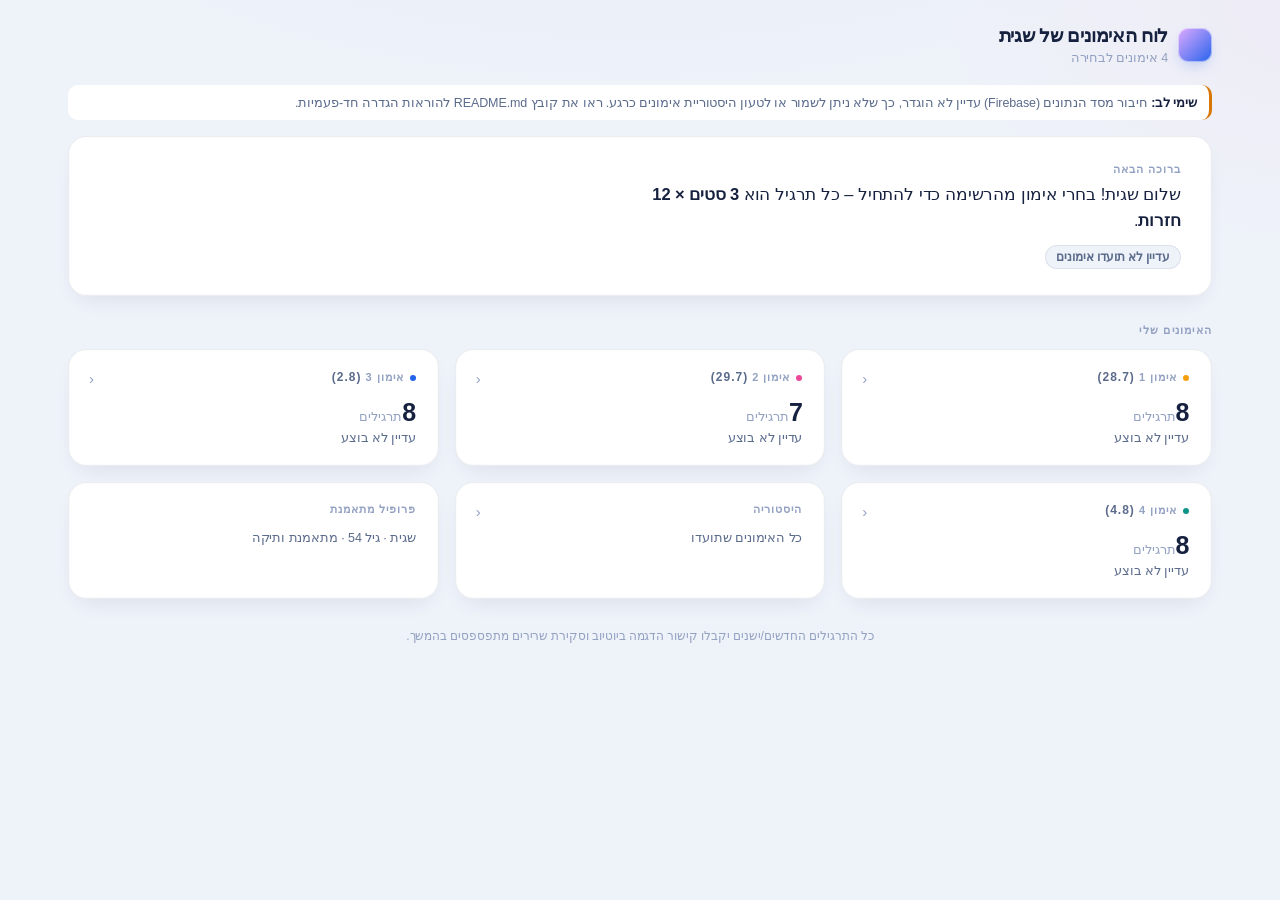
<file: index.html>
<!doctype html>
<html lang="he" dir="rtl">
<head>
<meta charset="utf-8">
<meta name="viewport" content="width=device-width, initial-scale=1">
<title>לוח האימונים של שגית</title>
<link rel="stylesheet" href="css/tokens.css?v=2026-09-26-1">
<link rel="stylesheet" href="css/dashboard.css?v=2026-09-26-1">
<link rel="stylesheet" href="css/rtl.css?v=2026-09-26-1">
<link rel="stylesheet" href="css/site.css?v=2026-09-26-1">
</head>
<body>
<div class="wrap">

  <header class="top">
    <div class="brand">
      <div class="mark"></div>
      <div>
        <h1>לוח האימונים של שגית</h1>
        <div class="subtitle" id="subtitle">טוען…</div>
      </div>
    </div>
  </header>

  <div id="config-warning" style="display:none; margin-bottom:16px;"></div>

  <div class="hero">
    <div class="body">
      <div class="eyebrow-inline">ברוכה הבאה</div>
      <div class="headline" id="heroHeadline">שלום שגית! בחרי אימון מהרשימה כדי להתחיל – כל תרגיל הוא <b>3 סטים × 12 חזרות</b>.</div>
      <div class="trendrow" id="heroChips"></div>
    </div>
  </div>

  <div class="section-eyebrow">האימונים שלי</div>
  <div class="grid" id="workoutGrid"></div>

  <div class="footer">כל התרגילים החדשים/ישנים יקבלו קישור הדגמה ביוטיוב וסקירת שרירים מתפספסים בהמשך.</div>
</div>

<script type="module" src="js/app.js?v=2026-09-26-1"></script>
</body>
</html>
</file>
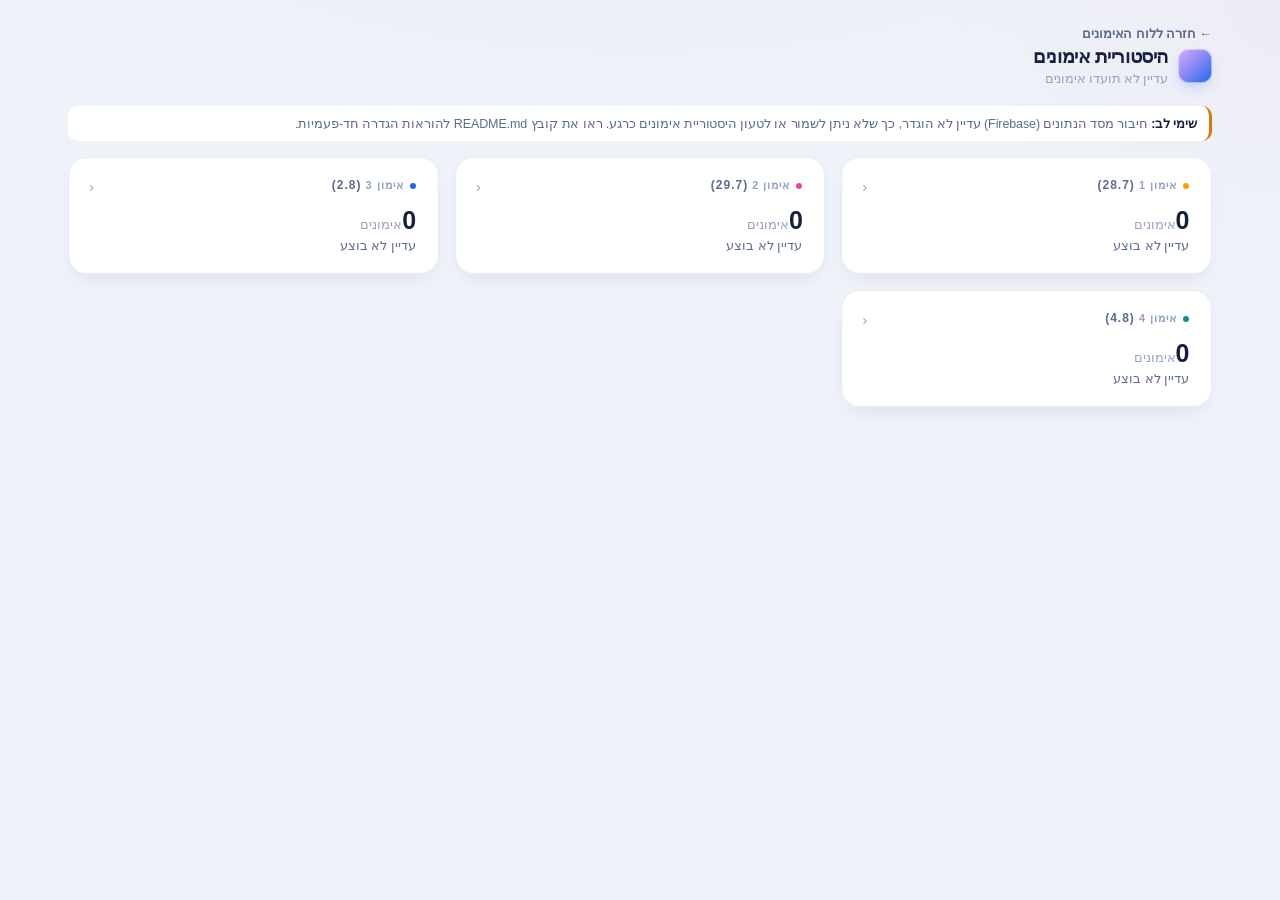
<file: history.html>
<!doctype html>
<html lang="he" dir="rtl">
<head>
<meta charset="utf-8">
<meta name="viewport" content="width=device-width, initial-scale=1">
<title>היסטוריה — לוח האימונים של שגית</title>
<link rel="stylesheet" href="css/tokens.css?v=2026-09-26-1">
<link rel="stylesheet" href="css/dashboard.css?v=2026-09-26-1">
<link rel="stylesheet" href="css/rtl.css?v=2026-09-26-1">
<link rel="stylesheet" href="css/site.css?v=2026-09-26-1">
</head>
<body>
<div class="wrap">

  <a class="backlink" href="index.html">← חזרה ללוח האימונים</a>

  <header class="top">
    <div class="brand">
      <div class="mark"></div>
      <div>
        <h1>היסטוריית אימונים</h1>
        <div class="subtitle" id="subtitle">טוען…</div>
      </div>
    </div>
  </header>

  <div id="config-warning" style="display:none; margin-bottom:16px;"></div>

  <div id="content"><div class="loading">טוען…</div></div>
</div>

<div class="modal-backdrop" id="modalBackdrop">
  <div class="modal-panel">
    <div class="modal-head">
      <div class="title"><div><h2 id="modalTitle">—</h2><div class="subtitle" id="modalSubtitle">—</div></div></div>
      <button class="modal-close" id="modalClose">✕</button>
    </div>
    <div class="modal-body" id="modalBody"></div>
  </div>
</div>

<script type="module" src="js/history-page.js?v=2026-09-26-1"></script>
</body>
</html>
</file>
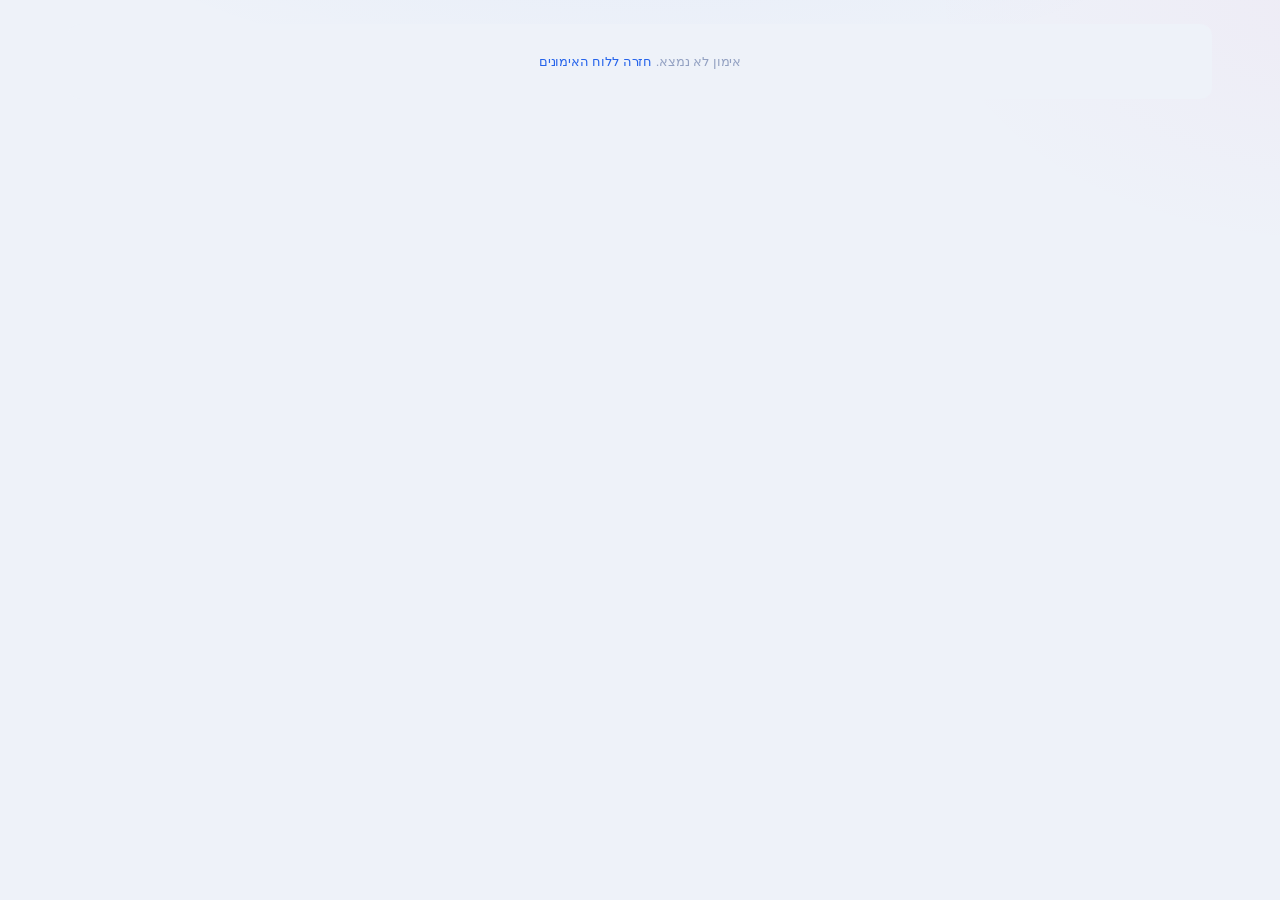
<file: workout.html>
<!doctype html>
<html lang="he" dir="rtl">
<head>
<meta charset="utf-8">
<meta name="viewport" content="width=device-width, initial-scale=1">
<title>רישום אימון — לוח האימונים של שגית</title>
<link rel="stylesheet" href="css/tokens.css?v=2026-09-26-1">
<link rel="stylesheet" href="css/dashboard.css?v=2026-09-26-1">
<link rel="stylesheet" href="css/rtl.css?v=2026-09-26-1">
<link rel="stylesheet" href="css/site.css?v=2026-09-26-1">
</head>
<body>
<div class="wrap">

  <a class="backlink" href="index.html">← חזרה ללוח האימונים</a>

  <header class="top">
    <div class="brand">
      <div class="mark"></div>
      <div>
        <h1 id="workoutTitle">אימון</h1>
        <div class="subtitle" id="workoutSubtitle">3 סטים × 12 חזרות לכל תרגיל</div>
      </div>
    </div>
  </header>

  <div id="config-warning" style="display:none; margin-bottom:16px;"></div>

  <div class="panel span" id="detailsPanel" style="margin-bottom:16px;">
    <h2>פרטי האימון</h2>
    <div class="exercise-fields">
      <div class="field">
        <label for="sessionDate">תאריך</label>
        <input type="date" id="sessionDate">
      </div>
      <div class="field">
        <label>עומס פיזי כללי לאימון</label>
        <div class="loadpick" id="overallLoadPick"></div>
      </div>
    </div>
  </div>

  <div class="section-eyebrow">תרגילים</div>
  <div id="exerciseList"></div>

  <div class="section-eyebrow">תרגילי ליבה (סוף האימון)</div>
  <div id="coreList"></div>

  <div class="section-eyebrow">מתיחות</div>
  <div class="panel span" id="stretchPanel"></div>

  <div class="panel span" style="margin-top:16px;">
    <h2>הערות</h2>
    <div class="field">
      <textarea id="sessionNotes" rows="3" placeholder="איך הרגשת? הערות נוספות…"></textarea>
    </div>
  </div>

  <div style="margin-top:18px;">
    <button class="btn-primary" id="saveBtn">שמירת האימון</button>
    <div class="save-confirm" id="saveConfirm"></div>
  </div>
</div>

<script type="module" src="js/workout-page.js?v=2026-09-26-1"></script>
</body>
</html>
</file>
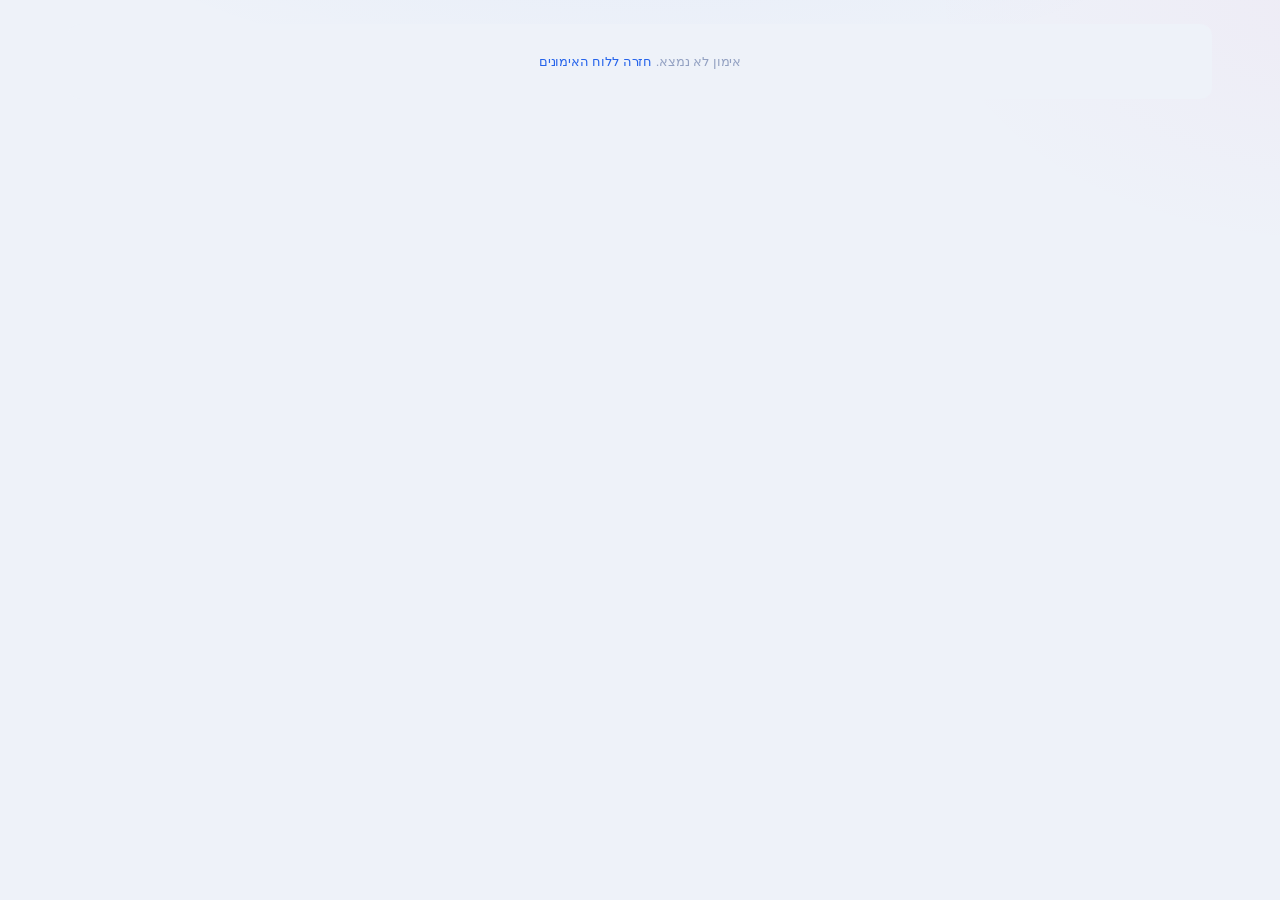
<file: docs/workout.html>
<!doctype html>
<html lang="he" dir="rtl">
<head>
<meta charset="utf-8">
<meta name="viewport" content="width=device-width, initial-scale=1">
<title>רישום אימון — לוח האימונים של שגית</title>
<link rel="stylesheet" href="css/tokens.css?v=2026-09-26-7">
<link rel="stylesheet" href="css/dashboard.css?v=2026-09-26-7">
<link rel="stylesheet" href="css/rtl.css?v=2026-09-26-7">
<link rel="stylesheet" href="css/site.css?v=2026-09-26-7">
</head>
<body>
<div class="wrap">

  <a class="backlink" href="index.html">← חזרה ללוח האימונים</a>

  <header class="top">
    <div class="brand">
      <div class="mark"></div>
      <div>
        <h1 id="workoutTitle">אימון</h1>
        <div class="subtitle" id="workoutSubtitle"></div>
      </div>
    </div>
  </header>

  <div id="config-warning" style="display:none; margin-bottom:16px;"></div>

  <div class="panel span" style="margin-bottom:16px;">
    <h2>איך מרגישים השרירים היום?</h2>
    <div id="bodyMapContainer"></div>
  </div>

  <div class="panel span" style="margin-bottom:16px;">
    <h2>עומס רצוי לאימון</h2>
    <div class="loadpick" id="loadPick" style="margin-bottom:8px;"></div>
  </div>

  <div id="planSection" style="display:none;">
    <div class="alert-row" id="firstTimeNote" style="margin-bottom:16px;"><b>אימון ראשון מהסוג הזה:</b> לכל תרגיל נוסף שדה משקל — למלא את המשקל שבו בפועל משתמשים היום, כדי שיהיה לנו נקודת ייחוס להמשך. באימונים הבאים זה לא יופיע יותר.</div>
    <div class="panel span" id="warmupPanel" style="margin-bottom:16px;"></div>
    <div id="activationPanel"></div>

    <div class="section-eyebrow">תרגילים</div>
    <div id="exerciseList"></div>

    <div class="section-eyebrow">תרגילי ליבה (סוף האימון)</div>
    <div id="coreList"></div>

    <div class="section-eyebrow">מתיחות</div>
    <div class="panel span" id="stretchPanel"></div>

    <div class="section-eyebrow">סיום האימון</div>
    <div class="panel span">
      <div class="field">
        <label for="workoutNotes">הערות לגבי האימון (לא חובה)</label>
        <textarea id="workoutNotes" rows="3" placeholder="איך הרגשת? הערות נוספות…"></textarea>
      </div>
      <button class="btn-primary" id="completeBtn" style="margin-top:12px;">✓ סיימתי את האימון</button>
      <div class="save-confirm" id="saveConfirm"></div>
    </div>
  </div>

  <div class="empty-state" id="pickPrompt">בחרי עומס למעלה כדי לראות את תוכנית האימון המלאה.</div>
</div>

<script type="module" src="js/workout-page.js?v=2026-09-26-7"></script>
</body>
</html>
</file>
<file: css/tokens.css>
/* "Soft sky" dashboard design tokens — EDIT THIS FILE per project.
 * Everything here is a CSS custom property consumed by dashboard.css.
 * Rename/re-pick the --<pillar>-a/-b pairs to match your own data
 * categories; leave the rest as-is for the same base look, or retune to
 * taste (they're intentionally subtle/neutral). */

:root {
  /* base surfaces — pale sky-blue page, pure white cards for contrast */
  --bg: #eef2f9;
  --surface-1: #ffffff;
  --surface-2: #ffffff;
  --surface-2-hover: #f6f9fd;
  --surface-inset: #eef2f9;

  --border: rgba(30, 45, 90, .09);
  --border-strong: rgba(30, 45, 90, .16);
  --border-hover: rgba(30, 45, 90, .24);

  /* text */
  --text-1: #16213f;
  --text-2: #5b6b8c;
  --text-3: #93a1c2;

  /* status — used ONLY for state (on-target / borderline / off-target),
     never decoratively. Keeping this rule keeps these colors meaningful. */
  --good: #16a34a;
  --warn: #d97706;
  --bad: #dc2626;

  /* per-pillar fixed hue identity — same metric/category = same color
     everywhere it appears (tile, ring, chart line, dot). In this project
     pillar1..pillar4 identify workout1..workout4 (see js/data.js). */
  --pillar1-a: #fcd34d;   --pillar1-b: #f59e0b;  /* workout 1 — gold */
  --pillar2-a: #e0aaff;   --pillar2-b: #ec4899;  /* workout 2 — violet -> pink */
  --pillar3-a: #7dd3fc;   --pillar3-b: #2563eb;  /* workout 3 — cyan -> blue */
  --pillar4-a: #6ee7b7;   --pillar4-b: #0d9488;  /* workout 4 — green -> teal */

  --r-pill: 999px;
  --r-chip: 12px;
  --r-card: 18px;

  --shadow-card:
    0 1px 0 rgba(255,255,255,.6) inset,
    0 0 0 1px rgba(30,45,90,.02) inset,
    0 10px 24px -12px rgba(30,45,90,.14);
  --shadow-card-hover:
    0 1px 0 rgba(255,255,255,.7) inset,
    0 0 0 1px rgba(30,45,90,.03) inset,
    0 16px 32px -14px rgba(30,45,90,.2);
}
</file>
<file: css/dashboard.css>
/* "Soft sky" dashboard — structural component styles. Load AFTER
 * tokens.css. Rarely needs edits beyond adding new component variants;
 * customize colors/spacing via tokens.css instead of editing values here. */

* { box-sizing: border-box; }
html { color-scheme: light; }
body {
  margin: 0;
  background:
    radial-gradient(1100px 500px at 50% -220px, rgba(37,99,235,.06), transparent 62%),
    radial-gradient(700px 420px at 105% 0%, rgba(236,72,153,.04), transparent 60%),
    var(--bg);
  background-attachment: fixed;
  color: var(--text-1);
  font-family: ui-sans-serif, -apple-system, BlinkMacSystemFont, "Segoe UI", Roboto, Helvetica, Arial, sans-serif;
  -webkit-font-smoothing: antialiased;
  font-variant-numeric: tabular-nums;
  letter-spacing: -0.006em;
}
a { color: var(--pillar3-b); text-decoration: none; }
.wrap { max-width: 1180px; margin: 0 auto; padding: 24px 18px 70px; }
.muted { color: var(--text-2); }
.small { font-size: 12px; }
::-webkit-scrollbar { height: 6px; width: 6px; }
::-webkit-scrollbar-thumb { background: var(--border-strong); border-radius: 4px; }

/* ---- header ---- */
header.top {
  display: flex; flex-wrap: wrap; align-items: center; justify-content: space-between;
  gap: 14px; margin-bottom: 20px;
}
header.top .brand { display: flex; align-items: center; gap: 10px; }
header.top .mark {
  width: 34px; height: 34px; border-radius: 10px; flex: none;
  background: linear-gradient(135deg, var(--pillar2-a), var(--pillar3-b));
  box-shadow: 0 0 0 1px rgba(255,255,255,.5) inset, 0 6px 16px -6px rgba(37,99,235,.4);
}
header.top h1 { font-size: 19px; margin: 0; letter-spacing: -.02em; font-weight: 700; }
header.top .subtitle { color: var(--text-3); font-size: 12.5px; margin-top: 3px; }

.datenav {
  display: flex; align-items: center; gap: 6px; background: var(--surface-1);
  border: 1px solid var(--border); border-radius: var(--r-chip); padding: 5px 6px;
  box-shadow: var(--shadow-card);
}
.datenav button:not(.today-btn) {
  background: transparent; border: none; color: var(--text-2);
  border-radius: 8px; width: 28px; height: 28px; cursor: pointer; font-size: 15px;
  display: flex; align-items: center; justify-content: center; flex: none;
}
.datenav button:hover:not(:disabled) { background: var(--surface-2-hover); color: var(--text-1); }
.datenav button:disabled { opacity: .35; cursor: default; }
.datenav input[type="date"] {
  background: transparent; border: none; color: var(--text-1);
  border-radius: 8px; padding: 4px 6px; font-size: 12.5px; color-scheme: light;
  height: 28px; box-sizing: border-box;
}
.datenav .today-btn {
  font-size: 11.5px; color: var(--pillar3-b); background: none; border: none; cursor: pointer;
  padding: 0 8px; font-weight: 600; height: 28px; width: auto; white-space: nowrap; flex: none;
}

/* ---- section labels ---- */
.section-eyebrow {
  font-size: 11px; font-weight: 700; letter-spacing: .11em; text-transform: uppercase;
  color: var(--text-3); margin: 28px 0 12px;
}
.section-eyebrow:first-child { margin-top: 0; }
.section-eyebrow .sub { text-transform: none; font-weight: 500; letter-spacing: 0; color: var(--text-3); }

/* ---- hero ---- */
.hero {
  background: linear-gradient(160deg, var(--surface-2) 0%, var(--surface-1) 100%);
  border: 1px solid var(--border); border-radius: var(--r-card); box-shadow: var(--shadow-card);
  padding: 26px 30px; display: flex; align-items: center; gap: 30px; flex-wrap: wrap;
}
.hero .ring-col { flex: none; }
.hero .body { flex: 1 1 260px; min-width: 0; }
.hero .eyebrow-inline { font-size: 11px; font-weight: 700; letter-spacing: .09em; text-transform: uppercase; color: var(--text-3); margin-bottom: 6px; }
.hero .headline { font-size: 16.5px; font-weight: 500; line-height: 1.55; color: var(--text-1); max-width: 560px; }
.hero .headline b { font-weight: 700; }
.hero .trendrow { display: flex; align-items: center; gap: 10px; margin-top: 12px; flex-wrap: wrap; }

.trend-pill { display: inline-flex; align-items: center; gap: 5px; font-size: 12px; font-weight: 600; padding: 4px 10px; border-radius: var(--r-pill); background: rgba(22,163,74,.1); color: var(--good); border: 1px solid rgba(22,163,74,.16); }
.trend-pill.down { background: rgba(220,38,38,.1); color: var(--bad); border-color: rgba(220,38,38,.16); }
.trend-pill.warn { background: rgba(217,119,6,.1); color: var(--warn); border-color: rgba(217,119,6,.16); }
.trend-pill.flat { background: var(--surface-inset); color: var(--text-2); border-color: var(--border); }

/* ---- top strip ---- */
.strip { display: flex; gap: 10px; overflow-x: auto; padding-bottom: 4px; }
.strip .pill {
  flex: 0 0 auto; background: var(--surface-1); border: 1px solid var(--border); border-radius: var(--r-pill);
  padding: 8px 16px; font-size: 12.5px; color: var(--text-2); display: flex; align-items: center; gap: 8px;
  box-shadow: var(--shadow-card);
}
.strip .pill b { color: var(--text-1); font-weight: 600; }
.strip .pill.tap { cursor: pointer; }
.strip .pill.tap:hover { border-color: var(--border-hover); background: var(--surface-2-hover); }
.dot { width: 6px; height: 6px; border-radius: 50%; flex: none; }

/* ---- bento tile grid: keep the tile count a multiple of the column
   count (3 by default) — an uneven count leaves an orphaned tile with a
   big empty gap; every category addition/removal must preserve this ---- */
.grid { display: grid; grid-template-columns: repeat(3, 1fr); gap: 16px; }
.tile {
  background: var(--surface-1); border: 1px solid var(--border); border-radius: var(--r-card);
  box-shadow: var(--shadow-card); padding: 20px 22px; position: relative;
  transition: background .16s, border-color .16s, box-shadow .16s, transform .16s;
}
.tile.tap:hover { background: var(--surface-2-hover); border-color: var(--border-hover); box-shadow: var(--shadow-card-hover); transform: translateY(-1px); cursor: pointer; }
.tile .go { position: absolute; top: 20px; right: 20px; color: var(--text-3); font-size: 15px; transition: color .16s, transform .16s; }
.tile.tap:hover .go { color: var(--text-2); transform: translateX(2px); }
.tile h3 { margin: 0 0 14px; font-size: 11px; font-weight: 700; color: var(--text-3); text-transform: uppercase; letter-spacing: .09em; }
.tile .row { display: flex; align-items: center; gap: 16px; }
.tile .num { font-size: 25px; font-weight: 700; letter-spacing: -.02em; color: var(--text-1); }
.tile .num small { font-size: 12.5px; font-weight: 500; color: var(--text-3); letter-spacing: 0; margin-left: 2px; }
.tile .sub { font-size: 12.5px; color: var(--text-2); margin-top: 3px; }
.tile-divider { height: 1px; background: var(--border); margin: 16px 0; }

.bar-row { display: flex; flex-direction: column; gap: 9px; }
.bar { background: var(--surface-inset); border-radius: 8px; height: 6px; overflow: hidden; }
.bar > div { height: 100%; border-radius: 8px; }
.bar-label { display: flex; justify-content: space-between; font-size: 11.5px; color: var(--text-2); margin-bottom: 4px; }

/* ---- generic panel (top-level panel + inside modals) ---- */
.panel { background: var(--surface-1); border: 1px solid var(--border); border-radius: var(--r-card); box-shadow: var(--shadow-card); padding: 20px 24px; }
.panel.span { grid-column: 1 / -1; }
.panel h2 { font-size: 11px; text-transform: uppercase; letter-spacing: .09em; font-weight: 700; color: var(--text-3); margin: 0 0 14px; }
.panel h2 .tag { text-transform: none; letter-spacing: 0; font-weight: 500; color: var(--text-3); }
.tips { list-style: none; margin: 0; padding: 0; }
.tips li { padding: 10px 0; font-size: 13.5px; line-height: 1.5; color: var(--text-2); border-bottom: 1px solid var(--border); }
.tips li:last-child { border-bottom: none; }
.tips li b { color: var(--text-1); }
.status-note-text { font-size: 13.5px; line-height: 1.6; color: var(--text-2); }

/* ---- shared metric/chip/table components (top-level + modal) ---- */
.dgrid { display: grid; grid-template-columns: repeat(auto-fit, minmax(280px, 1fr)); gap: 14px; }
.dpanel { background: var(--surface-2); border: 1px solid var(--border); border-radius: 16px; padding: 18px 20px; }
.dpanel.span { grid-column: 1 / -1; }
.dpanel h4 { font-size: 10.5px; text-transform: uppercase; letter-spacing: .08em; font-weight: 700; color: var(--text-3); margin: 0 0 14px; }
.dpanel h4 .tag { text-transform: none; letter-spacing: 0; font-weight: 500; color: var(--text-3); }

.metric { margin-bottom: 14px; } .metric:last-child { margin-bottom: 0; }
.metric-top { display: flex; justify-content: space-between; font-size: 13px; margin-bottom: 5px; color: var(--text-1); }
.metric-top .vals { color: var(--text-3); }
.track { background: var(--surface-inset); border-radius: 8px; height: 6px; overflow: hidden; }
.fill { height: 100%; border-radius: 8px; }
.metric-note { font-size: 12px; color: var(--text-3); margin-top: 4px; }
.metric-tip { font-size: 11.5px; margin-top: 5px; padding: 6px 8px; border-radius: 8px; background: var(--surface-inset); border-left: 3px solid var(--warn); color: var(--text-1); }

.bignum { font-size: 27px; font-weight: 700; line-height: 1; letter-spacing: -.02em; color: var(--text-1); }
.bignum small { font-size: 13px; color: var(--text-3); font-weight: 500; margin-left: 3px; letter-spacing: 0; }

.chips { display: flex; flex-wrap: wrap; gap: 10px; }
.chips.four { display: grid; grid-template-columns: repeat(4, minmax(0,1fr)); gap: 10px; }
.chip { background: var(--surface-1); border: 1px solid var(--border); border-radius: 12px; padding: 9px 14px; min-width: 92px; }
.chip .chip-v { font-size: 14.5px; font-weight: 700; color: var(--text-1); letter-spacing: -.01em; }
.chip .chip-k { font-size: 9.5px; color: var(--text-3); text-transform: uppercase; letter-spacing: .05em; font-weight: 600; margin-top: 3px; }

.evul { list-style: none; margin: 0; padding: 0; }
.evul li { padding: 9px 0; font-size: 13px; color: var(--text-2); border-bottom: 1px solid var(--border); }
.evul li:last-child { border-bottom: none; }
.evul li b { color: var(--text-1); font-weight: 600; }
.goalline { font-size: 12.5px; color: var(--text-3); margin: 6px 0 14px; }

.ex-search {
  width: 100%; box-sizing: border-box; font: inherit; font-size: 13.5px;
  padding: 9px 12px; border: 1px solid var(--border); border-radius: var(--r-chip);
  background: var(--surface-inset); color: var(--text-1); margin-bottom: 12px;
}
.ex-search:focus { outline: 2px solid var(--pillar3-b); outline-offset: -1px; }
.ex-search::placeholder { color: var(--text-3); }

table.datatable { width: 100%; border-collapse: collapse; font-size: 12.5px; }
table.datatable th, table.datatable td { text-align: left; padding: 7px 8px; border-bottom: 1px solid var(--border); vertical-align: top; }
table.datatable th { color: var(--text-3); font-weight: 600; font-size: 10px; text-transform: uppercase; letter-spacing: .04em; position: sticky; top: 0; background: var(--surface-2); }
table.datatable td.num { text-align: right; white-space: nowrap; }
table.datatable tr:last-child td { border-bottom: none; }
.scrollbox { max-height: 340px; overflow-y: auto; border: 1px solid var(--border); border-radius: 12px; }

.chart-box { position: relative; height: 200px; }
.chart-box.small { height: 140px; }

.star { color: #d97706; font-size: 11px; }
.alert-row { padding: 10px 12px; border-radius: 10px; background: var(--surface-1); border-left: 3px solid var(--warn); margin-bottom: 8px; font-size: 12.5px; color: var(--text-2); }
.alert-row b { color: var(--text-1); }
.alert-row.low { border-left-color: var(--text-3); }

.dot-strip { display: flex; gap: 4px; flex-wrap: wrap; }
.dot-cell { width: 18px; height: 18px; border-radius: 4px; }

.empty-state { color: var(--text-3); font-size: 13px; padding: 30px 10px; text-align: center; background: var(--surface-inset); border-radius: 12px; }
.loading { color: var(--text-3); text-align: center; padding: 60px 0; }
.footer { color: var(--text-3); font-size: 12px; text-align: center; margin-top: 30px; }

/* ---- modal (tap-through detail view) ---- */
.modal-backdrop {
  position: fixed; inset: 0; background: rgba(10,14,26,.55); backdrop-filter: blur(3px);
  display: none; align-items: flex-start; justify-content: center; z-index: 50;
  padding: 4vh 16px; overflow-y: auto;
}
.modal-backdrop.open { display: flex; }
.modal-panel {
  background: var(--surface-1); border: 1px solid var(--border-strong); border-radius: 22px;
  box-shadow: 0 30px 60px -20px rgba(15,23,60,.35), 0 1px 0 rgba(255,255,255,.8) inset;
  width: 100%; max-width: 1000px; padding: 8px; animation: pop .16s ease-out;
}
@keyframes pop { from { opacity: 0; transform: translateY(8px) scale(.98); } to { opacity: 1; transform: none; } }
.modal-head { display: flex; align-items: center; justify-content: space-between; padding: 16px 20px 14px; }
.modal-head .title { display: flex; align-items: center; gap: 12px; }
.modal-head h2 { font-size: 17px; font-weight: 700; letter-spacing: -.01em; margin: 0; }
.modal-head .subtitle { font-size: 12.5px; color: var(--text-3); margin-top: 2px; }
.modal-close { background: var(--surface-2); border: 1px solid var(--border); color: var(--text-2); width: 32px; height: 32px; border-radius: 10px; cursor: pointer; font-size: 15px; }
.modal-close:hover { color: var(--text-1); border-color: var(--border-hover); }
.modal-body { padding: 6px 20px 22px; max-height: 78vh; overflow-y: auto; }

@media (max-width: 860px) { .grid { grid-template-columns: repeat(2, 1fr); } .hero { padding: 22px; } }
@media (max-width: 520px) {
  .grid { grid-template-columns: 1fr; }
  .hero { flex-direction: column; align-items: flex-start; text-align: left; }
  header.top { flex-direction: column; align-items: flex-start; }
  /* 4 chips at their 92px min-width (+ gaps) need ~400px, wider than a
     phone's content area even at full modal width — reflow to 2x2 instead
     of overflowing the panel on mobile. */
  .chips.four { grid-template-columns: repeat(2, 1fr); }
}
</file>
<file: css/rtl.css>
/* RTL adaptation layer for the "soft sky" dashboard kit (tokens.css /
 * dashboard.css), which ships LTR-first. Load this AFTER dashboard.css.
 * Only the handful of rules that use a physical left/right (not affected
 * by dir="rtl" alone — flexbox justify-content/gap already auto-mirror)
 * need a mirrored override here. Keep dashboard.css itself untouched so
 * it stays a clean drop-in target for future skill updates. */

html { direction: rtl; }

/* tile "open" chevron sits on the trailing edge — in RTL that's the left */
.tile .go { right: auto; left: 20px; }
.tile.tap:hover .go { transform: translateX(-2px); }

/* accent bars read as a leading-edge marker — in RTL that's the right */
.metric-tip,
.alert-row { border-left: none; border-right: 3px solid var(--warn); }
.alert-row.low { border-right-color: var(--text-3); border-left-color: transparent; }

/* data tables: text starts at the right, numeric columns stay left-set */
table.datatable th,
table.datatable td { text-align: right; }
table.datatable td.num { text-align: left; }

@media (max-width: 520px) {
  .hero { text-align: right; }
}
</file>
<file: css/site.css>
/* Project-specific additions on top of the soft-sky kit — new component
 * variants the kit doesn't define (load-tag picker, forms), plus small
 * layout tweaks specific to this app. Kept separate from dashboard.css so
 * that file stays a clean drop-in target for future design-skill updates. */

/* ---- back link at the top of a sub-page ---- */
.backlink { display: inline-flex; align-items: center; gap: 6px; font-size: 13px; font-weight: 600; color: var(--text-2); margin-bottom: 4px; }
.backlink:hover { color: var(--pillar3-b); }

/* ---- exercise row inside the logging form ---- */
.exercise-card { background: var(--surface-2); border: 1px solid var(--border); border-radius: 16px; padding: 16px 18px; margin-bottom: 12px; }
.exercise-card h4 { margin: 0 0 3px; font-size: 15px; font-weight: 700; color: var(--text-1); }
.exercise-card .target { font-size: 12px; color: var(--text-3); margin-bottom: 12px; }
.exercise-fields { display: grid; grid-template-columns: repeat(2, 1fr); gap: 10px; margin-bottom: 12px; }
.field label { display: block; font-size: 11.5px; color: var(--text-3); font-weight: 600; margin-bottom: 5px; }
.field input, .field select, .field textarea {
  width: 100%; box-sizing: border-box; font: inherit; font-size: 15px;
  padding: 11px 12px; border: 1px solid var(--border); border-radius: var(--r-chip);
  background: var(--surface-1); color: var(--text-1);
}
.field input:focus, .field select:focus, .field textarea:focus { outline: 2px solid var(--pillar3-b); outline-offset: -1px; }

/* ---- load-tag picker: 3-way toggle using the reserved state colors ---- */
.loadpick { display: flex; gap: 8px; }
.loadpick button {
  flex: 1; font: inherit; font-size: 13.5px; font-weight: 600; padding: 10px 8px;
  border-radius: var(--r-chip); border: 1px solid var(--border); background: var(--surface-1);
  color: var(--text-2); cursor: pointer; min-height: 44px;
}
.loadpick button.active[data-level="light"] { background: rgba(22,163,74,.12); border-color: var(--good); color: var(--good); }
.loadpick button.active[data-level="medium"] { background: rgba(217,119,6,.12); border-color: var(--warn); color: var(--warn); }
.loadpick button.active[data-level="heavy"] { background: rgba(220,38,38,.12); border-color: var(--bad); color: var(--bad); }

.load-badge { display: inline-flex; align-items: center; gap: 5px; font-size: 11.5px; font-weight: 700; padding: 3px 10px; border-radius: var(--r-pill); }
.load-badge[data-level="light"] { background: rgba(22,163,74,.1); color: var(--good); border: 1px solid rgba(22,163,74,.16); }
.load-badge[data-level="medium"] { background: rgba(217,119,6,.1); color: var(--warn); border: 1px solid rgba(217,119,6,.16); }
.load-badge[data-level="heavy"] { background: rgba(220,38,38,.1); color: var(--bad); border: 1px solid rgba(220,38,38,.16); }

/* ---- pending/coming-soon block (core+stretch section, until curated) ---- */
.pending-block { border: 1px dashed var(--border-strong); border-radius: 14px; padding: 16px; text-align: center; color: var(--text-3); font-size: 13px; background: var(--surface-inset); }

/* ---- big primary action (save workout) ---- */
.btn-primary {
  display: block; width: 100%; font: inherit; font-size: 16px; font-weight: 700;
  padding: 15px 18px; min-height: 50px; border: none; border-radius: var(--r-chip);
  background: linear-gradient(135deg, var(--pillar3-a), var(--pillar3-b)); color: #fff; cursor: pointer;
  box-shadow: 0 10px 22px -10px rgba(37,99,235,.5);
}
.btn-primary:disabled { opacity: .5; cursor: default; }
.btn-secondary {
  display: inline-flex; align-items: center; justify-content: center; gap: 6px;
  font: inherit; font-size: 13.5px; font-weight: 600; padding: 9px 16px; min-height: 40px;
  border: 1px solid var(--border); border-radius: var(--r-chip); background: var(--surface-1); color: var(--text-2); cursor: pointer;
}
.save-confirm { display: none; margin-top: 12px; }
.save-confirm.show { display: block; }

/* accessibility: comfortable base size + generous tap targets throughout */
body { font-size: 16px; }
button, .tile.tap, a.backlink { -webkit-tap-highlight-color: transparent; }
input[type="number"] { font-variant-numeric: tabular-nums; }
</file>
<file: docs/css/tokens.css>
/* "Soft sky" dashboard design tokens — EDIT THIS FILE per project.
 * Everything here is a CSS custom property consumed by dashboard.css.
 * Rename/re-pick the --<pillar>-a/-b pairs to match your own data
 * categories; leave the rest as-is for the same base look, or retune to
 * taste (they're intentionally subtle/neutral). */

:root {
  /* base surfaces — pale sky-blue page, pure white cards for contrast */
  --bg: #eef2f9;
  --surface-1: #ffffff;
  --surface-2: #ffffff;
  --surface-2-hover: #f6f9fd;
  --surface-inset: #eef2f9;

  --border: rgba(30, 45, 90, .09);
  --border-strong: rgba(30, 45, 90, .16);
  --border-hover: rgba(30, 45, 90, .24);

  /* text */
  --text-1: #16213f;
  --text-2: #5b6b8c;
  --text-3: #93a1c2;

  /* status — used ONLY for state (on-target / borderline / off-target),
     never decoratively. Keeping this rule keeps these colors meaningful. */
  --good: #16a34a;
  --warn: #d97706;
  --bad: #dc2626;

  /* per-pillar fixed hue identity — same metric/category = same color
     everywhere it appears (tile, ring, chart line, dot). In this project
     pillar1..pillar4 identify workout1..workout4 (see js/data.js). */
  --pillar1-a: #fcd34d;   --pillar1-b: #f59e0b;  /* workout 1 — gold */
  --pillar2-a: #e0aaff;   --pillar2-b: #ec4899;  /* workout 2 — violet -> pink */
  --pillar3-a: #7dd3fc;   --pillar3-b: #2563eb;  /* workout 3 — cyan -> blue */
  --pillar4-a: #6ee7b7;   --pillar4-b: #0d9488;  /* workout 4 — green -> teal */

  --r-pill: 999px;
  --r-chip: 12px;
  --r-card: 18px;

  --shadow-card:
    0 1px 0 rgba(255,255,255,.6) inset,
    0 0 0 1px rgba(30,45,90,.02) inset,
    0 10px 24px -12px rgba(30,45,90,.14);
  --shadow-card-hover:
    0 1px 0 rgba(255,255,255,.7) inset,
    0 0 0 1px rgba(30,45,90,.03) inset,
    0 16px 32px -14px rgba(30,45,90,.2);
}
</file>
<file: docs/css/dashboard.css>
/* "Soft sky" dashboard — structural component styles. Load AFTER
 * tokens.css. Rarely needs edits beyond adding new component variants;
 * customize colors/spacing via tokens.css instead of editing values here. */

* { box-sizing: border-box; }
html { color-scheme: light; }
body {
  margin: 0;
  background:
    radial-gradient(1100px 500px at 50% -220px, rgba(37,99,235,.06), transparent 62%),
    radial-gradient(700px 420px at 105% 0%, rgba(236,72,153,.04), transparent 60%),
    var(--bg);
  background-attachment: fixed;
  color: var(--text-1);
  font-family: ui-sans-serif, -apple-system, BlinkMacSystemFont, "Segoe UI", Roboto, Helvetica, Arial, sans-serif;
  -webkit-font-smoothing: antialiased;
  font-variant-numeric: tabular-nums;
  letter-spacing: -0.006em;
}
a { color: var(--pillar3-b); text-decoration: none; }
.wrap { max-width: 1180px; margin: 0 auto; padding: 24px 18px 70px; }
.muted { color: var(--text-2); }
.small { font-size: 12px; }
::-webkit-scrollbar { height: 6px; width: 6px; }
::-webkit-scrollbar-thumb { background: var(--border-strong); border-radius: 4px; }

/* ---- header ---- */
header.top {
  display: flex; flex-wrap: wrap; align-items: center; justify-content: space-between;
  gap: 14px; margin-bottom: 20px;
}
header.top .brand { display: flex; align-items: center; gap: 10px; }
header.top .mark {
  width: 34px; height: 34px; border-radius: 10px; flex: none;
  background: linear-gradient(135deg, var(--pillar2-a), var(--pillar3-b));
  box-shadow: 0 0 0 1px rgba(255,255,255,.5) inset, 0 6px 16px -6px rgba(37,99,235,.4);
}
header.top h1 { font-size: 19px; margin: 0; letter-spacing: -.02em; font-weight: 700; }
header.top .subtitle { color: var(--text-3); font-size: 12.5px; margin-top: 3px; }

.datenav {
  display: flex; align-items: center; gap: 6px; background: var(--surface-1);
  border: 1px solid var(--border); border-radius: var(--r-chip); padding: 5px 6px;
  box-shadow: var(--shadow-card);
}
.datenav button:not(.today-btn) {
  background: transparent; border: none; color: var(--text-2);
  border-radius: 8px; width: 28px; height: 28px; cursor: pointer; font-size: 15px;
  display: flex; align-items: center; justify-content: center; flex: none;
}
.datenav button:hover:not(:disabled) { background: var(--surface-2-hover); color: var(--text-1); }
.datenav button:disabled { opacity: .35; cursor: default; }
.datenav input[type="date"] {
  background: transparent; border: none; color: var(--text-1);
  border-radius: 8px; padding: 4px 6px; font-size: 12.5px; color-scheme: light;
  height: 28px; box-sizing: border-box;
}
.datenav .today-btn {
  font-size: 11.5px; color: var(--pillar3-b); background: none; border: none; cursor: pointer;
  padding: 0 8px; font-weight: 600; height: 28px; width: auto; white-space: nowrap; flex: none;
}

/* ---- section labels ---- */
.section-eyebrow {
  font-size: 11px; font-weight: 700; letter-spacing: .11em; text-transform: uppercase;
  color: var(--text-3); margin: 28px 0 12px;
}
.section-eyebrow:first-child { margin-top: 0; }
.section-eyebrow .sub { text-transform: none; font-weight: 500; letter-spacing: 0; color: var(--text-3); }

/* ---- hero ---- */
.hero {
  background: linear-gradient(160deg, var(--surface-2) 0%, var(--surface-1) 100%);
  border: 1px solid var(--border); border-radius: var(--r-card); box-shadow: var(--shadow-card);
  padding: 26px 30px; display: flex; align-items: center; gap: 30px; flex-wrap: wrap;
}
.hero .ring-col { flex: none; }
.hero .body { flex: 1 1 260px; min-width: 0; }
.hero .eyebrow-inline { font-size: 11px; font-weight: 700; letter-spacing: .09em; text-transform: uppercase; color: var(--text-3); margin-bottom: 6px; }
.hero .headline { font-size: 16.5px; font-weight: 500; line-height: 1.55; color: var(--text-1); max-width: 560px; }
.hero .headline b { font-weight: 700; }
.hero .trendrow { display: flex; align-items: center; gap: 10px; margin-top: 12px; flex-wrap: wrap; }

.trend-pill { display: inline-flex; align-items: center; gap: 5px; font-size: 12px; font-weight: 600; padding: 4px 10px; border-radius: var(--r-pill); background: rgba(22,163,74,.1); color: var(--good); border: 1px solid rgba(22,163,74,.16); }
.trend-pill.down { background: rgba(220,38,38,.1); color: var(--bad); border-color: rgba(220,38,38,.16); }
.trend-pill.warn { background: rgba(217,119,6,.1); color: var(--warn); border-color: rgba(217,119,6,.16); }
.trend-pill.flat { background: var(--surface-inset); color: var(--text-2); border-color: var(--border); }

/* ---- top strip ---- */
.strip { display: flex; gap: 10px; overflow-x: auto; padding-bottom: 4px; }
.strip .pill {
  flex: 0 0 auto; background: var(--surface-1); border: 1px solid var(--border); border-radius: var(--r-pill);
  padding: 8px 16px; font-size: 12.5px; color: var(--text-2); display: flex; align-items: center; gap: 8px;
  box-shadow: var(--shadow-card);
}
.strip .pill b { color: var(--text-1); font-weight: 600; }
.strip .pill.tap { cursor: pointer; }
.strip .pill.tap:hover { border-color: var(--border-hover); background: var(--surface-2-hover); }
.dot { width: 6px; height: 6px; border-radius: 50%; flex: none; }

/* ---- bento tile grid: keep the tile count a multiple of the column
   count (3 by default) — an uneven count leaves an orphaned tile with a
   big empty gap; every category addition/removal must preserve this ---- */
.grid { display: grid; grid-template-columns: repeat(3, 1fr); gap: 16px; }
.tile {
  background: var(--surface-1); border: 1px solid var(--border); border-radius: var(--r-card);
  box-shadow: var(--shadow-card); padding: 20px 22px; position: relative;
  transition: background .16s, border-color .16s, box-shadow .16s, transform .16s;
}
.tile.tap:hover { background: var(--surface-2-hover); border-color: var(--border-hover); box-shadow: var(--shadow-card-hover); transform: translateY(-1px); cursor: pointer; }
.tile .go { position: absolute; top: 20px; right: 20px; color: var(--text-3); font-size: 15px; transition: color .16s, transform .16s; }
.tile.tap:hover .go { color: var(--text-2); transform: translateX(2px); }
.tile h3 { margin: 0 0 14px; font-size: 11px; font-weight: 700; color: var(--text-3); text-transform: uppercase; letter-spacing: .09em; }
.tile .row { display: flex; align-items: center; gap: 16px; }
.tile .num { font-size: 25px; font-weight: 700; letter-spacing: -.02em; color: var(--text-1); }
.tile .num small { font-size: 12.5px; font-weight: 500; color: var(--text-3); letter-spacing: 0; margin-left: 2px; }
.tile .sub { font-size: 12.5px; color: var(--text-2); margin-top: 3px; }
.tile-divider { height: 1px; background: var(--border); margin: 16px 0; }

.bar-row { display: flex; flex-direction: column; gap: 9px; }
.bar { background: var(--surface-inset); border-radius: 8px; height: 6px; overflow: hidden; }
.bar > div { height: 100%; border-radius: 8px; }
.bar-label { display: flex; justify-content: space-between; font-size: 11.5px; color: var(--text-2); margin-bottom: 4px; }

/* ---- generic panel (top-level panel + inside modals) ---- */
.panel { background: var(--surface-1); border: 1px solid var(--border); border-radius: var(--r-card); box-shadow: var(--shadow-card); padding: 20px 24px; }
.panel.span { grid-column: 1 / -1; }
.panel h2 { font-size: 11px; text-transform: uppercase; letter-spacing: .09em; font-weight: 700; color: var(--text-3); margin: 0 0 14px; }
.panel h2 .tag { text-transform: none; letter-spacing: 0; font-weight: 500; color: var(--text-3); }
.tips { list-style: none; margin: 0; padding: 0; }
.tips li { padding: 10px 0; font-size: 13.5px; line-height: 1.5; color: var(--text-2); border-bottom: 1px solid var(--border); }
.tips li:last-child { border-bottom: none; }
.tips li b { color: var(--text-1); }
.status-note-text { font-size: 13.5px; line-height: 1.6; color: var(--text-2); }

/* ---- shared metric/chip/table components (top-level + modal) ---- */
.dgrid { display: grid; grid-template-columns: repeat(auto-fit, minmax(280px, 1fr)); gap: 14px; }
.dpanel { background: var(--surface-2); border: 1px solid var(--border); border-radius: 16px; padding: 18px 20px; }
.dpanel.span { grid-column: 1 / -1; }
.dpanel h4 { font-size: 10.5px; text-transform: uppercase; letter-spacing: .08em; font-weight: 700; color: var(--text-3); margin: 0 0 14px; }
.dpanel h4 .tag { text-transform: none; letter-spacing: 0; font-weight: 500; color: var(--text-3); }

.metric { margin-bottom: 14px; } .metric:last-child { margin-bottom: 0; }
.metric-top { display: flex; justify-content: space-between; font-size: 13px; margin-bottom: 5px; color: var(--text-1); }
.metric-top .vals { color: var(--text-3); }
.track { background: var(--surface-inset); border-radius: 8px; height: 6px; overflow: hidden; }
.fill { height: 100%; border-radius: 8px; }
.metric-note { font-size: 12px; color: var(--text-3); margin-top: 4px; }
.metric-tip { font-size: 11.5px; margin-top: 5px; padding: 6px 8px; border-radius: 8px; background: var(--surface-inset); border-left: 3px solid var(--warn); color: var(--text-1); }

.bignum { font-size: 27px; font-weight: 700; line-height: 1; letter-spacing: -.02em; color: var(--text-1); }
.bignum small { font-size: 13px; color: var(--text-3); font-weight: 500; margin-left: 3px; letter-spacing: 0; }

.chips { display: flex; flex-wrap: wrap; gap: 10px; }
.chips.four { display: grid; grid-template-columns: repeat(4, minmax(0,1fr)); gap: 10px; }
.chip { background: var(--surface-1); border: 1px solid var(--border); border-radius: 12px; padding: 9px 14px; min-width: 92px; }
.chip .chip-v { font-size: 14.5px; font-weight: 700; color: var(--text-1); letter-spacing: -.01em; }
.chip .chip-k { font-size: 9.5px; color: var(--text-3); text-transform: uppercase; letter-spacing: .05em; font-weight: 600; margin-top: 3px; }

.evul { list-style: none; margin: 0; padding: 0; }
.evul li { padding: 9px 0; font-size: 13px; color: var(--text-2); border-bottom: 1px solid var(--border); }
.evul li:last-child { border-bottom: none; }
.evul li b { color: var(--text-1); font-weight: 600; }
.goalline { font-size: 12.5px; color: var(--text-3); margin: 6px 0 14px; }

.ex-search {
  width: 100%; box-sizing: border-box; font: inherit; font-size: 13.5px;
  padding: 9px 12px; border: 1px solid var(--border); border-radius: var(--r-chip);
  background: var(--surface-inset); color: var(--text-1); margin-bottom: 12px;
}
.ex-search:focus { outline: 2px solid var(--pillar3-b); outline-offset: -1px; }
.ex-search::placeholder { color: var(--text-3); }

table.datatable { width: 100%; border-collapse: collapse; font-size: 12.5px; }
table.datatable th, table.datatable td { text-align: left; padding: 7px 8px; border-bottom: 1px solid var(--border); vertical-align: top; }
table.datatable th { color: var(--text-3); font-weight: 600; font-size: 10px; text-transform: uppercase; letter-spacing: .04em; position: sticky; top: 0; background: var(--surface-2); }
table.datatable td.num { text-align: right; white-space: nowrap; }
table.datatable tr:last-child td { border-bottom: none; }
.scrollbox { max-height: 340px; overflow-y: auto; border: 1px solid var(--border); border-radius: 12px; }

.chart-box { position: relative; height: 200px; }
.chart-box.small { height: 140px; }

.star { color: #d97706; font-size: 11px; }
.alert-row { padding: 10px 12px; border-radius: 10px; background: var(--surface-1); border-left: 3px solid var(--warn); margin-bottom: 8px; font-size: 12.5px; color: var(--text-2); }
.alert-row b { color: var(--text-1); }
.alert-row.low { border-left-color: var(--text-3); }

.dot-strip { display: flex; gap: 4px; flex-wrap: wrap; }
.dot-cell { width: 18px; height: 18px; border-radius: 4px; }

.empty-state { color: var(--text-3); font-size: 13px; padding: 30px 10px; text-align: center; background: var(--surface-inset); border-radius: 12px; }
.loading { color: var(--text-3); text-align: center; padding: 60px 0; }
.footer { color: var(--text-3); font-size: 12px; text-align: center; margin-top: 30px; }

/* ---- modal (tap-through detail view) ---- */
.modal-backdrop {
  position: fixed; inset: 0; background: rgba(10,14,26,.55); backdrop-filter: blur(3px);
  display: none; align-items: flex-start; justify-content: center; z-index: 50;
  padding: 4vh 16px; overflow-y: auto;
}
.modal-backdrop.open { display: flex; }
.modal-panel {
  background: var(--surface-1); border: 1px solid var(--border-strong); border-radius: 22px;
  box-shadow: 0 30px 60px -20px rgba(15,23,60,.35), 0 1px 0 rgba(255,255,255,.8) inset;
  width: 100%; max-width: 1000px; padding: 8px; animation: pop .16s ease-out;
}
@keyframes pop { from { opacity: 0; transform: translateY(8px) scale(.98); } to { opacity: 1; transform: none; } }
.modal-head { display: flex; align-items: center; justify-content: space-between; padding: 16px 20px 14px; }
.modal-head .title { display: flex; align-items: center; gap: 12px; }
.modal-head h2 { font-size: 17px; font-weight: 700; letter-spacing: -.01em; margin: 0; }
.modal-head .subtitle { font-size: 12.5px; color: var(--text-3); margin-top: 2px; }
.modal-close { background: var(--surface-2); border: 1px solid var(--border); color: var(--text-2); width: 32px; height: 32px; border-radius: 10px; cursor: pointer; font-size: 15px; }
.modal-close:hover { color: var(--text-1); border-color: var(--border-hover); }
.modal-body { padding: 6px 20px 22px; max-height: 78vh; overflow-y: auto; }

@media (max-width: 860px) { .grid { grid-template-columns: repeat(2, 1fr); } .hero { padding: 22px; } }
@media (max-width: 520px) {
  .grid { grid-template-columns: 1fr; }
  .hero { flex-direction: column; align-items: flex-start; text-align: left; }
  header.top { flex-direction: column; align-items: flex-start; }
  /* 4 chips at their 92px min-width (+ gaps) need ~400px, wider than a
     phone's content area even at full modal width — reflow to 2x2 instead
     of overflowing the panel on mobile. */
  .chips.four { grid-template-columns: repeat(2, 1fr); }
}
</file>
<file: docs/css/rtl.css>
/* RTL adaptation layer for the "soft sky" dashboard kit (tokens.css /
 * dashboard.css), which ships LTR-first. Load this AFTER dashboard.css.
 * Only the handful of rules that use a physical left/right (not affected
 * by dir="rtl" alone — flexbox justify-content/gap already auto-mirror)
 * need a mirrored override here. Keep dashboard.css itself untouched so
 * it stays a clean drop-in target for future skill updates. */

html { direction: rtl; }

/* tile "open" chevron sits on the trailing edge — in RTL that's the left */
.tile .go { right: auto; left: 20px; }
.tile.tap:hover .go { transform: translateX(-2px); }

/* accent bars read as a leading-edge marker — in RTL that's the right */
.metric-tip,
.alert-row { border-left: none; border-right: 3px solid var(--warn); }
.alert-row.low { border-right-color: var(--text-3); border-left-color: transparent; }

/* data tables: text starts at the right, numeric columns stay left-set */
table.datatable th,
table.datatable td { text-align: right; }
table.datatable td.num { text-align: left; }

@media (max-width: 520px) {
  .hero { text-align: right; }
}
</file>
<file: docs/css/site.css>
/* Project-specific additions on top of the soft-sky kit — new component
 * variants the kit doesn't define (load-tag picker, forms), plus small
 * layout tweaks specific to this app. Kept separate from dashboard.css so
 * that file stays a clean drop-in target for future design-skill updates. */

/* ---- back link at the top of a sub-page ---- */
.backlink { display: inline-flex; align-items: center; gap: 6px; font-size: 13px; font-weight: 600; color: var(--text-2); margin-bottom: 4px; }
.backlink:hover { color: var(--pillar3-b); }

/* ---- exercise row inside the logging form ---- */
.exercise-card { background: var(--surface-2); border: 1px solid var(--border); border-radius: 16px; padding: 16px 18px; margin-bottom: 12px; }
.exercise-card h4 { margin: 0 0 3px; font-size: 15px; font-weight: 700; color: var(--text-1); }
.exercise-card .target { font-size: 12px; color: var(--text-3); margin-bottom: 12px; }

/* ---- bilingual exercise name: Hebrew name + English gloss ---- */
.name-en { font-size: 12.5px; font-weight: 500; color: var(--text-3); direction: ltr; unicode-bidi: isolate; }
.exercise-fields { display: grid; grid-template-columns: repeat(2, 1fr); gap: 10px; margin-bottom: 12px; }
.field label { display: block; font-size: 11.5px; color: var(--text-3); font-weight: 600; margin-bottom: 5px; }
.field input, .field select, .field textarea {
  width: 100%; box-sizing: border-box; font: inherit; font-size: 15px;
  padding: 11px 12px; border: 1px solid var(--border); border-radius: var(--r-chip);
  background: var(--surface-1); color: var(--text-1);
}
.field input:focus, .field select:focus, .field textarea:focus { outline: 2px solid var(--pillar3-b); outline-offset: -1px; }

/* ---- load-tag picker: 3-way toggle using the reserved state colors ---- */
.loadpick { display: flex; gap: 8px; }
.loadpick button {
  flex: 1; font: inherit; font-size: 13.5px; font-weight: 600; padding: 10px 8px;
  border-radius: var(--r-chip); border: 1px solid var(--border); background: var(--surface-1);
  color: var(--text-2); cursor: pointer; min-height: 44px;
}
.loadpick button.active[data-level="light"] { background: rgba(22,163,74,.12); border-color: var(--good); color: var(--good); }
.loadpick button.active[data-level="medium"] { background: rgba(217,119,6,.12); border-color: var(--warn); color: var(--warn); }
.loadpick button.active[data-level="heavy"] { background: rgba(220,38,38,.12); border-color: var(--bad); color: var(--bad); }

.load-badge { display: inline-flex; align-items: center; gap: 5px; font-size: 11.5px; font-weight: 700; padding: 3px 10px; border-radius: var(--r-pill); }
.load-badge[data-level="light"] { background: rgba(22,163,74,.1); color: var(--good); border: 1px solid rgba(22,163,74,.16); }
.load-badge[data-level="medium"] { background: rgba(217,119,6,.1); color: var(--warn); border: 1px solid rgba(217,119,6,.16); }
.load-badge[data-level="heavy"] { background: rgba(220,38,38,.1); color: var(--bad); border: 1px solid rgba(220,38,38,.16); }

/* ---- pending/coming-soon block (core+stretch section, until curated) ---- */
.pending-block { border: 1px dashed var(--border-strong); border-radius: 14px; padding: 16px; text-align: center; color: var(--text-3); font-size: 13px; background: var(--surface-inset); }

/* ---- fatigue body map (front/back tappable figures) ---- */
.bodymap { display: flex; gap: 24px; justify-content: center; flex-wrap: wrap; margin-bottom: 10px; }
.bodymap-figure { text-align: center; }
.body-svg { touch-action: manipulation; }
.body-region { cursor: pointer; transition: fill .15s, opacity .1s; }
.body-region:hover, .body-region:focus-visible { opacity: .8; outline: none; }
.bodymap-caption { font-size: 11.5px; color: var(--text-3); margin-top: 4px; }
.bodymap-legend { display: flex; gap: 14px; justify-content: center; flex-wrap: wrap; font-size: 12px; color: var(--text-2); margin-top: 4px; }
.bodymap-legend-item .dot { display: inline-block; width: 10px; height: 10px; border-radius: 50%; margin-inline-end: 4px; vertical-align: middle; border: 1px solid var(--border-strong); }

/* ---- big primary action (save workout) ---- */
.btn-primary {
  display: block; width: 100%; font: inherit; font-size: 16px; font-weight: 700;
  padding: 15px 18px; min-height: 50px; border: none; border-radius: var(--r-chip);
  background: linear-gradient(135deg, var(--pillar3-a), var(--pillar3-b)); color: #fff; cursor: pointer;
  box-shadow: 0 10px 22px -10px rgba(37,99,235,.5);
}
.btn-primary:disabled { opacity: .5; cursor: default; }
.btn-secondary {
  display: inline-flex; align-items: center; justify-content: center; gap: 6px;
  font: inherit; font-size: 13.5px; font-weight: 600; padding: 9px 16px; min-height: 40px;
  border: 1px solid var(--border); border-radius: var(--r-chip); background: var(--surface-1); color: var(--text-2); cursor: pointer;
}
.save-confirm { display: none; margin-top: 12px; }
.save-confirm.show { display: block; }

/* accessibility: comfortable base size + generous tap targets throughout */
body { font-size: 16px; }
button, .tile.tap, a.backlink { -webkit-tap-highlight-color: transparent; }
input[type="number"] { font-variant-numeric: tabular-nums; }
</file>
